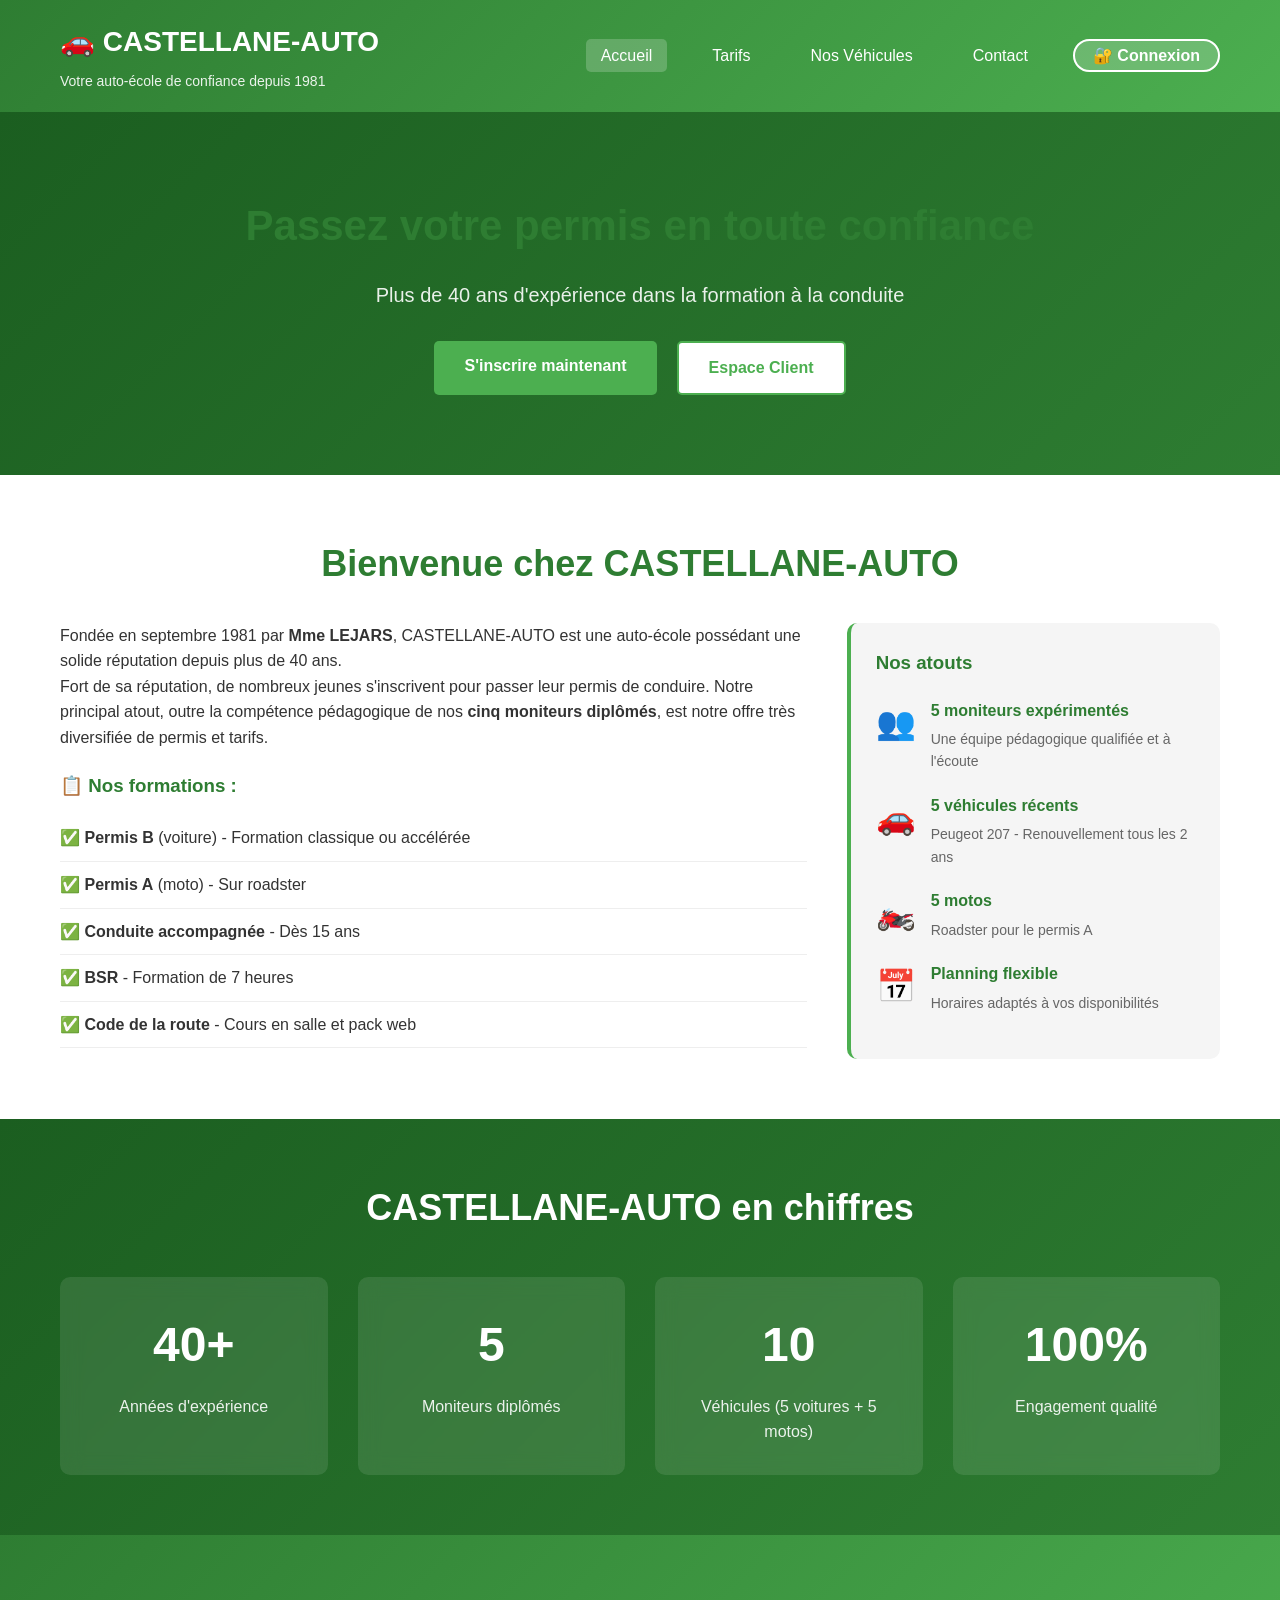
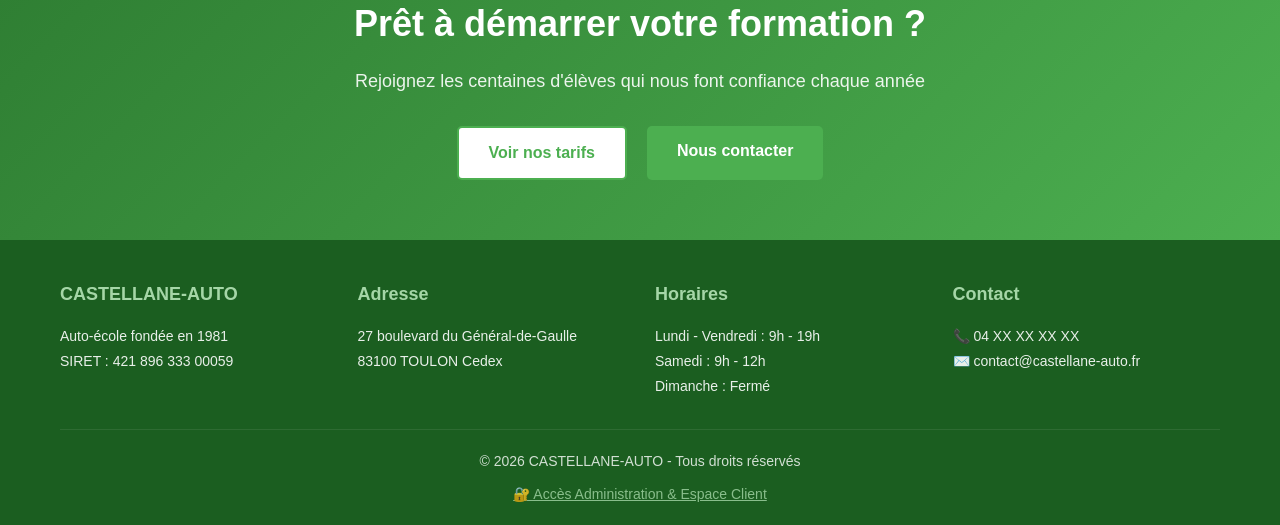
<file: index.html>
<!DOCTYPE html>
<html lang="fr">
<head>
    <meta charset="UTF-8">
    <meta name="viewport" content="width=device-width, initial-scale=1.0">
    <title>CASTELLANE-AUTO - Auto-école à Toulon</title>
    <link rel="stylesheet" href="css/style.css">
</head>
<body>
    <header>
        <div class="container">
            <div class="logo">
                <h1>🚗 CASTELLANE-AUTO</h1>
                <p class="slogan">Votre auto-école de confiance depuis 1981</p>
            </div>
            <nav>
                <ul>
                    <li><a href="index.html" class="active">Accueil</a></li>
                    <li><a href="tarifs.html">Tarifs</a></li>
                    <li><a href="photos.html">Nos Véhicules</a></li>
                    <li><a href="contact.html">Contact</a></li>
                    <li><a href="login.php" class="btn-login-nav">🔐 Connexion</a></li>
                </ul>
            </nav>
        </div>
    </header>

    <section class="hero">
        <div class="container">
            <h2>Passez votre permis en toute confiance</h2>
            <p>Plus de 40 ans d'expérience dans la formation à la conduite</p>
            <div class="hero-buttons">
                <a href="contact.html" class="btn-primary">S'inscrire maintenant</a>
                <a href="login.php" class="btn-secondary">Espace Client</a>
            </div>
        </div>
    </section>

    <section class="presentation">
        <div class="container">
            <h2>Bienvenue chez CASTELLANE-AUTO</h2>
            <div class="content-grid">
                <div class="text-content">
                    <p>Fondée en septembre 1981 par <strong>Mme LEJARS</strong>, CASTELLANE-AUTO est une auto-école possédant une solide réputation depuis plus de 40 ans.</p>
                    
                    <p>Fort de sa réputation, de nombreux jeunes s'inscrivent pour passer leur permis de conduire. Notre principal atout, outre la compétence pédagogique de nos <strong>cinq moniteurs diplômés</strong>, est notre offre très diversifiée de permis et tarifs.</p>

                    <h3>📋 Nos formations :</h3>
                    <ul class="formations-list">
                        <li>✅ <strong>Permis B</strong> (voiture) - Formation classique ou accélérée</li>
                        <li>✅ <strong>Permis A</strong> (moto) - Sur roadster</li>
                        <li>✅ <strong>Conduite accompagnée</strong> - Dès 15 ans</li>
                        <li>✅ <strong>BSR</strong> - Formation de 7 heures</li>
                        <li>✅ <strong>Code de la route</strong> - Cours en salle et pack web</li>
                    </ul>
                </div>
                <div class="info-box">
                    <h3>Nos atouts</h3>
                    <div class="atout-item">
                        <span class="icon">👥</span>
                        <div>
                            <strong>5 moniteurs expérimentés</strong>
                            <p>Une équipe pédagogique qualifiée et à l'écoute</p>
                        </div>
                    </div>
                    <div class="atout-item">
                        <span class="icon">🚗</span>
                        <div>
                            <strong>5 véhicules récents</strong>
                            <p>Peugeot 207 - Renouvellement tous les 2 ans</p>
                        </div>
                    </div>
                    <div class="atout-item">
                        <span class="icon">🏍️</span>
                        <div>
                            <strong>5 motos</strong>
                            <p>Roadster pour le permis A</p>
                        </div>
                    </div>
                    <div class="atout-item">
                        <span class="icon">📅</span>
                        <div>
                            <strong>Planning flexible</strong>
                            <p>Horaires adaptés à vos disponibilités</p>
                        </div>
                    </div>
                </div>
            </div>
        </div>
    </section>

    <section class="stats">
        <div class="container">
            <h2>CASTELLANE-AUTO en chiffres</h2>
            <div class="stats-grid">
                <div class="stat-card">
                    <div class="stat-number">40+</div>
                    <div class="stat-label">Années d'expérience</div>
                </div>
                <div class="stat-card">
                    <div class="stat-number">5</div>
                    <div class="stat-label">Moniteurs diplômés</div>
                </div>
                <div class="stat-card">
                    <div class="stat-number">10</div>
                    <div class="stat-label">Véhicules (5 voitures + 5 motos)</div>
                </div>
                <div class="stat-card">
                    <div class="stat-number">100%</div>
                    <div class="stat-label">Engagement qualité</div>
                </div>
            </div>
        </div>
    </section>

    <section class="cta">
        <div class="container">
            <h2>Prêt à démarrer votre formation ?</h2>
            <p>Rejoignez les centaines d'élèves qui nous font confiance chaque année</p>
            <div class="cta-buttons">
                <a href="tarifs.html" class="btn-secondary">Voir nos tarifs</a>
                <a href="contact.html" class="btn-primary">Nous contacter</a>
            </div>
        </div>
    </section>

    <footer>
        <div class="container">
            <div class="footer-grid">
                <div class="footer-col">
                    <h3>CASTELLANE-AUTO</h3>
                    <p>Auto-école fondée en 1981</p>
                    <p>SIRET : 421 896 333 00059</p>
                </div>
                <div class="footer-col">
                    <h3>Adresse</h3>
                    <p>27 boulevard du Général-de-Gaulle</p>
                    <p>83100 TOULON Cedex</p>
                </div>
                <div class="footer-col">
                    <h3>Horaires</h3>
                    <p>Lundi - Vendredi : 9h - 19h</p>
                    <p>Samedi : 9h - 12h</p>
                    <p>Dimanche : Fermé</p>
                </div>
                <div class="footer-col">
                    <h3>Contact</h3>
                    <p>📞 04 XX XX XX XX</p>
                    <p>✉️ contact@castellane-auto.fr</p>
                </div>
            </div>
            <div class="footer-bottom">
                <p>&copy; 2026 CASTELLANE-AUTO - Tous droits réservés</p>
                <p style="margin-top: 10px;"><a href="login.php" style="color: #a5d6a7;">🔐 Accès Administration & Espace Client</a></p>
            </div>
        </div>
    </footer>
</body>
</html>
</file>
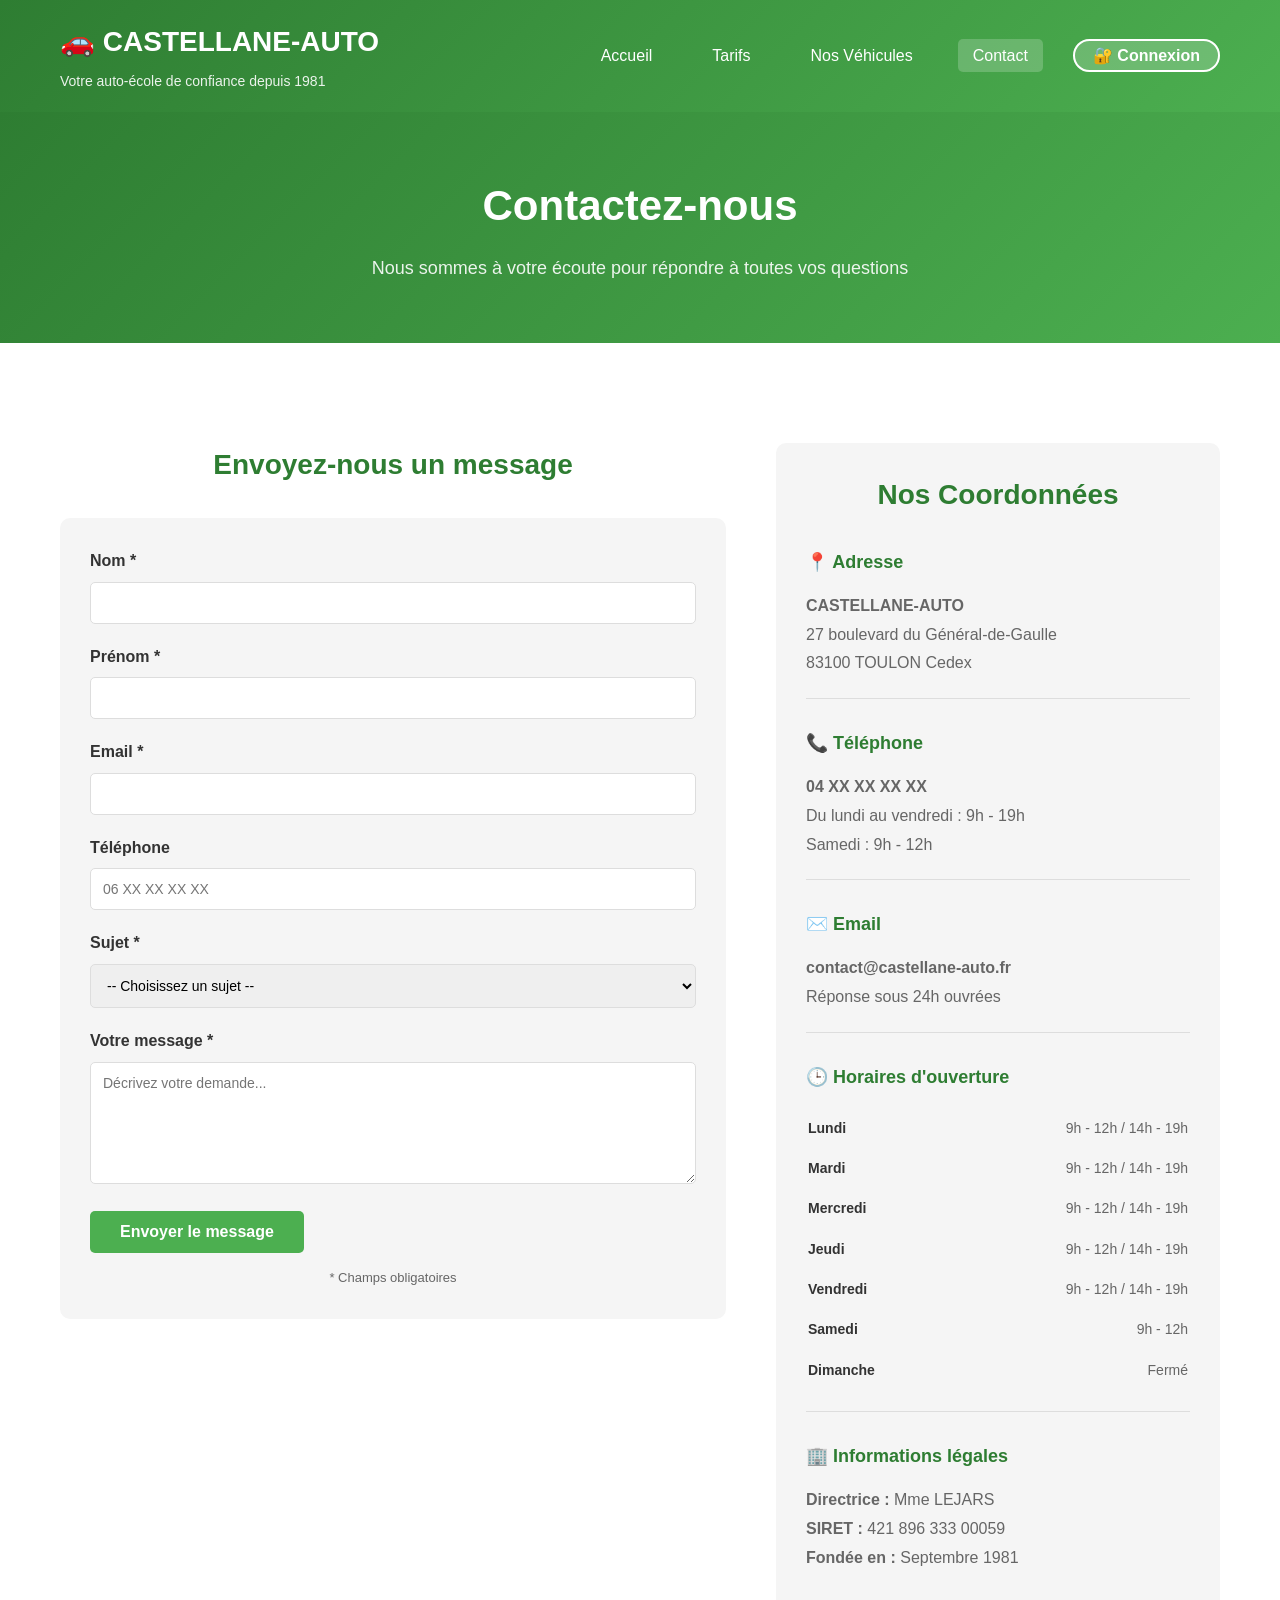
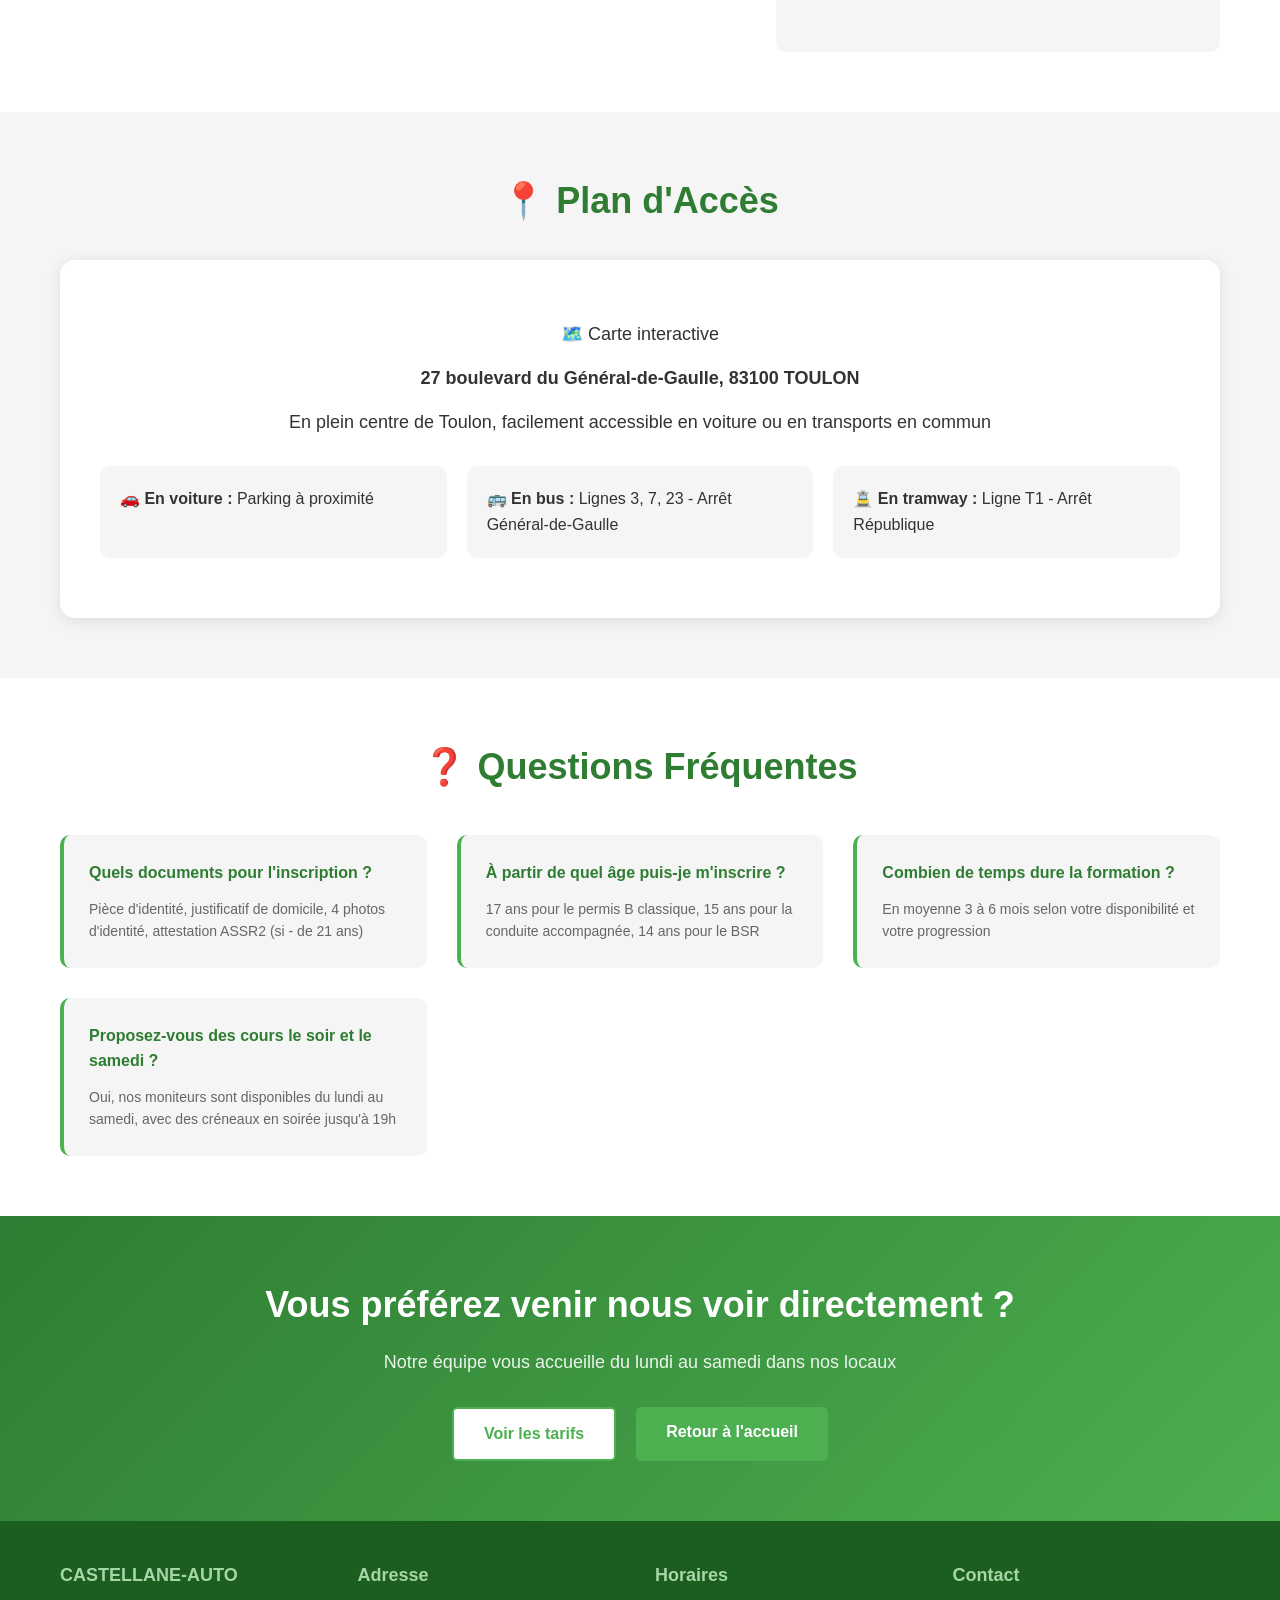
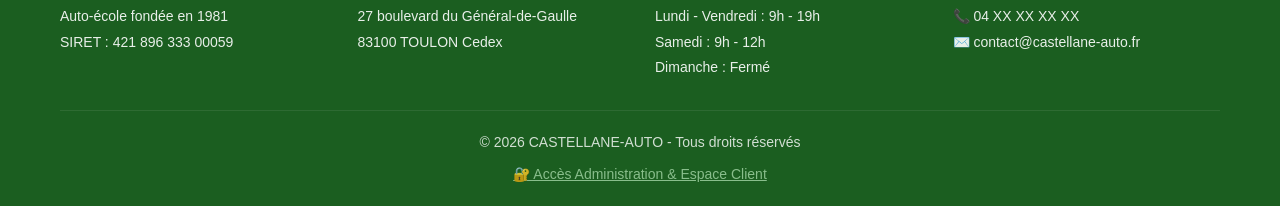
<file: contact.html>
<!DOCTYPE html>
<html lang="fr">
<head>
    <meta charset="UTF-8">
    <meta name="viewport" content="width=device-width, initial-scale=1.0">
    <title>Contact - CASTELLANE-AUTO</title>
    <link rel="stylesheet" href="css/style.css">
</head>
<body>
    <header>
        <div class="container">
            <div class="logo">
                <h1>🚗 CASTELLANE-AUTO</h1>
                <p class="slogan">Votre auto-école de confiance depuis 1981</p>
            </div>
            <nav>
                <ul>
                    <li><a href="index.html">Accueil</a></li>
                    <li><a href="tarifs.html">Tarifs</a></li>
                    <li><a href="photos.html">Nos Véhicules</a></li>
                    <li><a href="contact.html" class="active">Contact</a></li>
                    <li><a href="login.php" class="btn-login-nav">🔐 Connexion</a></li>
                </ul>
            </nav>
        </div>
    </header>

    <section class="page-header">
        <div class="container">
            <h1>Contactez-nous</h1>
            <p>Nous sommes à votre écoute pour répondre à toutes vos questions</p>
        </div>
    </section>

    <section class="contact-section">
        <div class="container">
            <div class="contact-grid">
                <div class="contact-form-container">
                    <h2>Envoyez-nous un message</h2>
                    <form class="contact-form" action="#" method="post">
                        <div class="form-group">
                            <label for="nom">Nom *</label>
                            <input type="text" id="nom" name="nom" required>
                        </div>

                        <div class="form-group">
                            <label for="prenom">Prénom *</label>
                            <input type="text" id="prenom" name="prenom" required>
                        </div>

                        <div class="form-group">
                            <label for="email">Email *</label>
                            <input type="email" id="email" name="email" required>
                        </div>

                        <div class="form-group">
                            <label for="telephone">Téléphone</label>
                            <input type="tel" id="telephone" name="telephone" placeholder="06 XX XX XX XX">
                        </div>

                        <div class="form-group">
                            <label for="sujet">Sujet *</label>
                            <select id="sujet" name="sujet" required>
                                <option value="">-- Choisissez un sujet --</option>
                                <option value="inscription">Demande d'inscription</option>
                                <option value="renseignement">Demande de renseignement</option>
                                <option value="tarif">Question sur les tarifs</option>
                                <option value="planning">Disponibilité / Planning</option>
                                <option value="autre">Autre</option>
                            </select>
                        </div>

                        <div class="form-group">
                            <label for="message">Votre message *</label>
                            <textarea id="message" name="message" rows="6" required placeholder="Décrivez votre demande..."></textarea>
                        </div>

                        <button type="submit" class="btn-primary">Envoyer le message</button>
                        <p class="form-note">* Champs obligatoires</p>
                    </form>
                </div>

                <div class="contact-info">
                    <h2>Nos Coordonnées</h2>
                    
                    <div class="info-block">
                        <h3>📍 Adresse</h3>
                        <p>
                            <strong>CASTELLANE-AUTO</strong><br>
                            27 boulevard du Général-de-Gaulle<br>
                            83100 TOULON Cedex
                        </p>
                    </div>

                    <div class="info-block">
                        <h3>📞 Téléphone</h3>
                        <p>
                            <strong>04 XX XX XX XX</strong><br>
                            Du lundi au vendredi : 9h - 19h<br>
                            Samedi : 9h - 12h
                        </p>
                    </div>

                    <div class="info-block">
                        <h3>✉️ Email</h3>
                        <p>
                            <strong>contact@castellane-auto.fr</strong><br>
                            Réponse sous 24h ouvrées
                        </p>
                    </div>

                    <div class="info-block">
                        <h3>🕒 Horaires d'ouverture</h3>
                        <table class="horaires-table">
                            <tr>
                                <td>Lundi</td>
                                <td>9h - 12h / 14h - 19h</td>
                            </tr>
                            <tr>
                                <td>Mardi</td>
                                <td>9h - 12h / 14h - 19h</td>
                            </tr>
                            <tr>
                                <td>Mercredi</td>
                                <td>9h - 12h / 14h - 19h</td>
                            </tr>
                            <tr>
                                <td>Jeudi</td>
                                <td>9h - 12h / 14h - 19h</td>
                            </tr>
                            <tr>
                                <td>Vendredi</td>
                                <td>9h - 12h / 14h - 19h</td>
                            </tr>
                            <tr>
                                <td>Samedi</td>
                                <td>9h - 12h</td>
                            </tr>
                            <tr>
                                <td>Dimanche</td>
                                <td>Fermé</td>
                            </tr>
                        </table>
                    </div>

                    <div class="info-block">
                        <h3>🏢 Informations légales</h3>
                        <p>
                            <strong>Directrice :</strong> Mme LEJARS<br>
                            <strong>SIRET :</strong> 421 896 333 00059<br>
                            <strong>Fondée en :</strong> Septembre 1981
                        </p>
                    </div>
                </div>
            </div>
        </div>
    </section>

    <section class="map-section">
        <div class="container">
            <h2>📍 Plan d'Accès</h2>
            <div class="map-placeholder">
                <p>🗺️ Carte interactive</p>
                <p><strong>27 boulevard du Général-de-Gaulle, 83100 TOULON</strong></p>
                <p>En plein centre de Toulon, facilement accessible en voiture ou en transports en commun</p>
                <div class="map-info">
                    <div class="map-item">
                        <strong>🚗 En voiture :</strong> Parking à proximité
                    </div>
                    <div class="map-item">
                        <strong>🚌 En bus :</strong> Lignes 3, 7, 23 - Arrêt Général-de-Gaulle
                    </div>
                    <div class="map-item">
                        <strong>🚊 En tramway :</strong> Ligne T1 - Arrêt République
                    </div>
                </div>
            </div>
        </div>
    </section>

    <section class="faq-section">
        <div class="container">
            <h2>❓ Questions Fréquentes</h2>
            <div class="faq-grid">
                <div class="faq-item">
                    <h3>Quels documents pour l'inscription ?</h3>
                    <p>Pièce d'identité, justificatif de domicile, 4 photos d'identité, attestation ASSR2 (si - de 21 ans)</p>
                </div>
                <div class="faq-item">
                    <h3>À partir de quel âge puis-je m'inscrire ?</h3>
                    <p>17 ans pour le permis B classique, 15 ans pour la conduite accompagnée, 14 ans pour le BSR</p>
                </div>
                <div class="faq-item">
                    <h3>Combien de temps dure la formation ?</h3>
                    <p>En moyenne 3 à 6 mois selon votre disponibilité et votre progression</p>
                </div>
                <div class="faq-item">
                    <h3>Proposez-vous des cours le soir et le samedi ?</h3>
                    <p>Oui, nos moniteurs sont disponibles du lundi au samedi, avec des créneaux en soirée jusqu'à 19h</p>
                </div>
            </div>
        </div>
    </section>

    <section class="cta">
        <div class="container">
            <h2>Vous préférez venir nous voir directement ?</h2>
            <p>Notre équipe vous accueille du lundi au samedi dans nos locaux</p>
            <div class="cta-buttons">
                <a href="tarifs.html" class="btn-secondary">Voir les tarifs</a>
                <a href="index.html" class="btn-primary">Retour à l'accueil</a>
            </div>
        </div>
    </section>

    <footer>
        <div class="container">
            <div class="footer-grid">
                <div class="footer-col">
                    <h3>CASTELLANE-AUTO</h3>
                    <p>Auto-école fondée en 1981</p>
                    <p>SIRET : 421 896 333 00059</p>
                </div>
                <div class="footer-col">
                    <h3>Adresse</h3>
                    <p>27 boulevard du Général-de-Gaulle</p>
                    <p>83100 TOULON Cedex</p>
                </div>
                <div class="footer-col">
                    <h3>Horaires</h3>
                    <p>Lundi - Vendredi : 9h - 19h</p>
                    <p>Samedi : 9h - 12h</p>
                    <p>Dimanche : Fermé</p>
                </div>
                <div class="footer-col">
                    <h3>Contact</h3>
                    <p>📞 04 XX XX XX XX</p>
                    <p>✉️ contact@castellane-auto.fr</p>
                </div>
            </div>
            <div class="footer-bottom">
                <p>&copy; 2026 CASTELLANE-AUTO - Tous droits réservés</p>
                <p style="margin-top: 10px;"><a href="login.php" style="color: #a5d6a7;">🔐 Accès Administration & Espace Client</a></p>
            </div>
        </div>
    </footer>
</body>
</html>
</file>
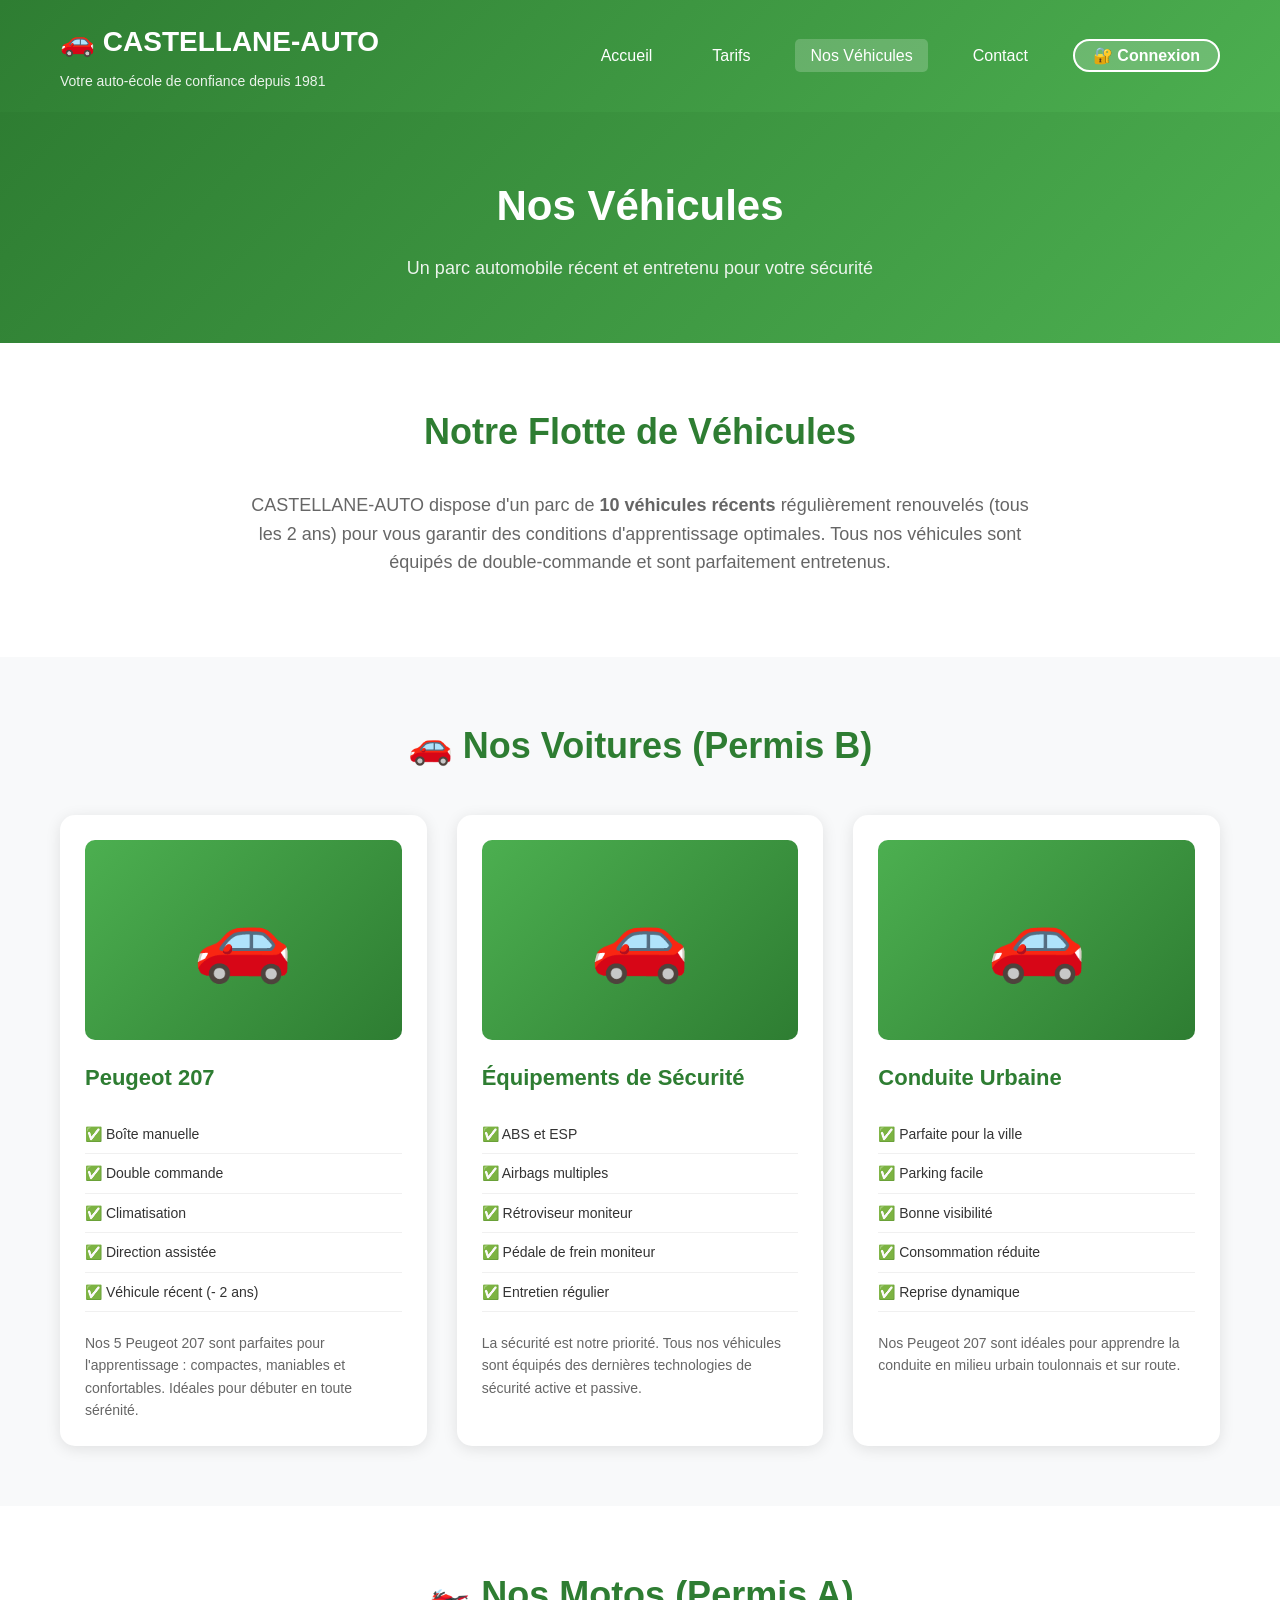
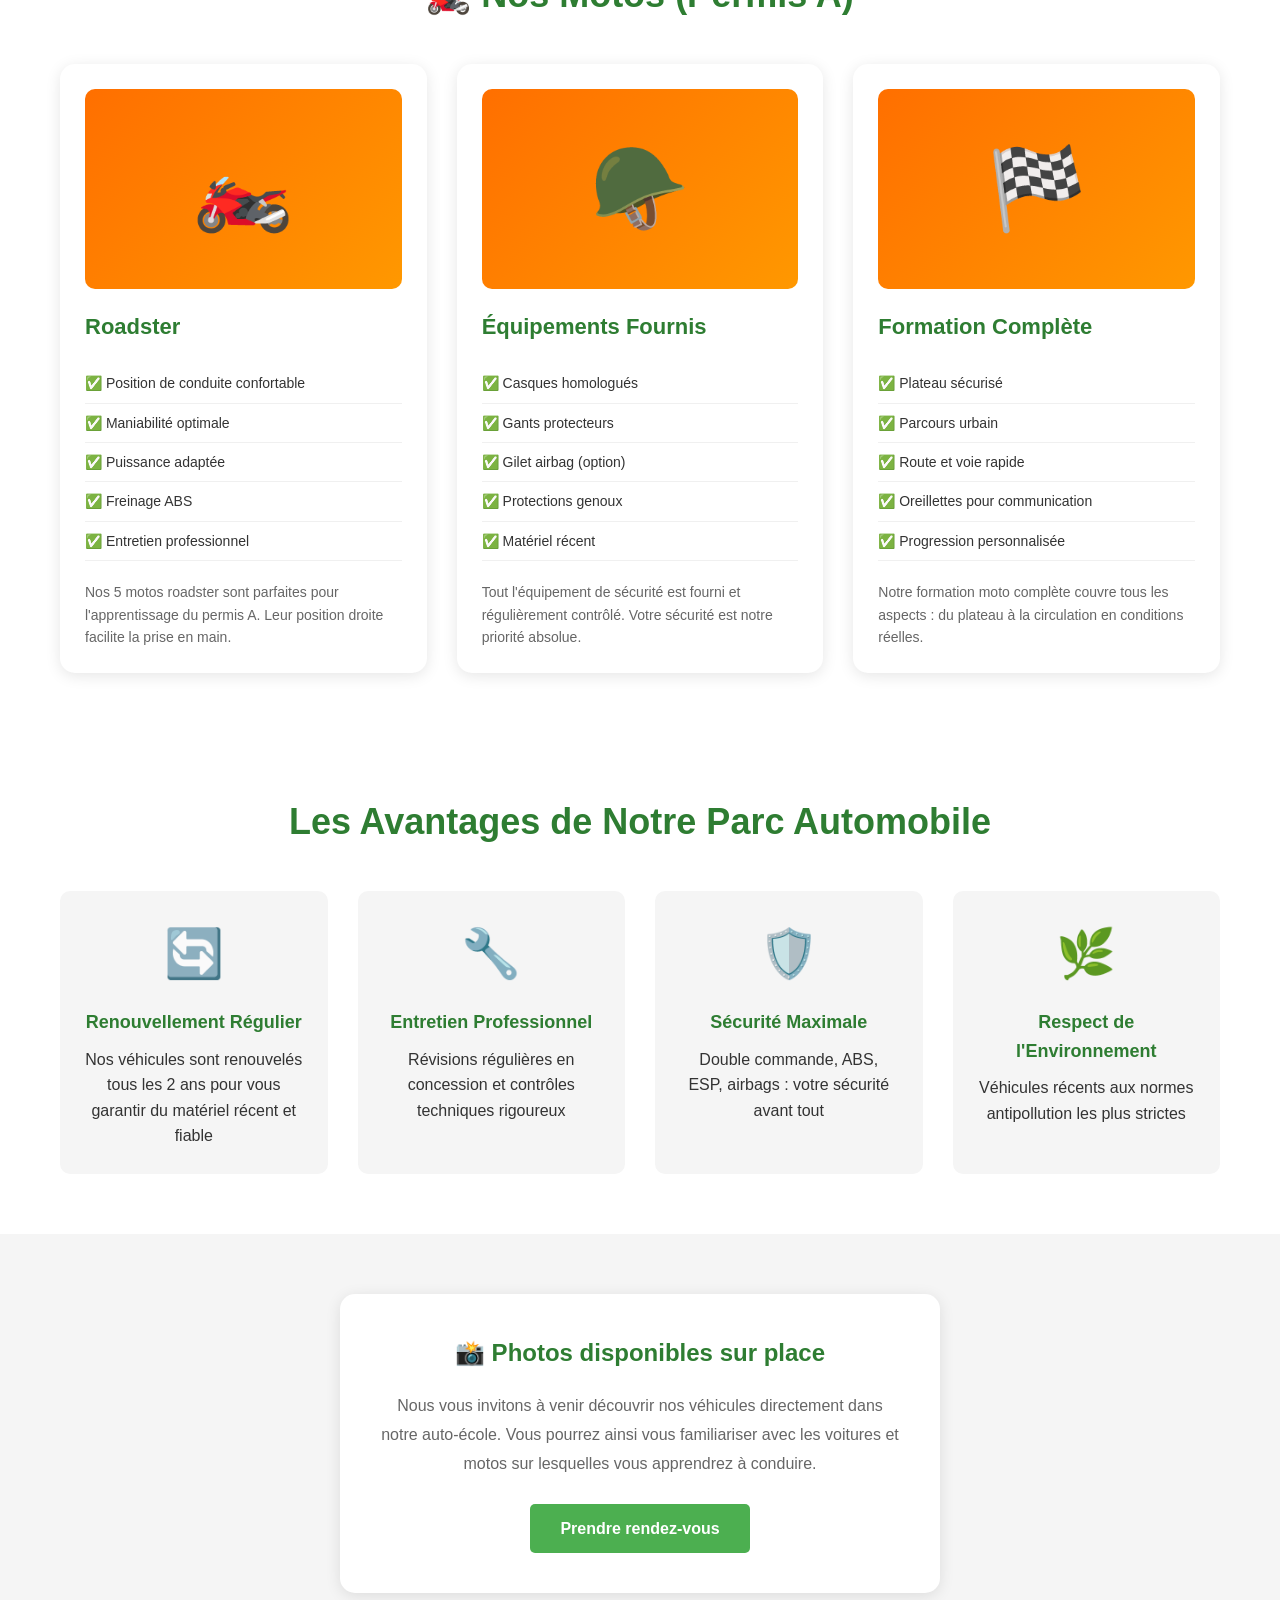
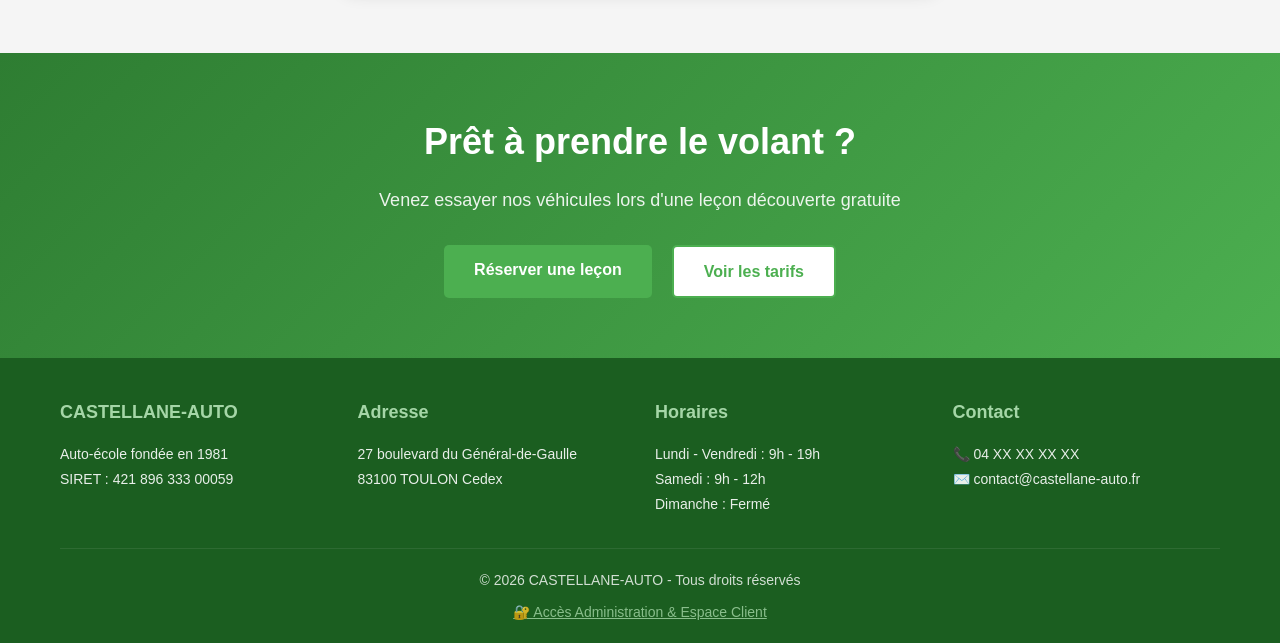
<file: photos.html>
<!DOCTYPE html>
<html lang="fr">
<head>
    <meta charset="UTF-8">
    <meta name="viewport" content="width=device-width, initial-scale=1.0">
    <title>Nos Véhicules - CASTELLANE-AUTO</title>
    <link rel="stylesheet" href="css/style.css">
</head>
<body>
    <header>
        <div class="container">
            <div class="logo">
                <h1>🚗 CASTELLANE-AUTO</h1>
                <p class="slogan">Votre auto-école de confiance depuis 1981</p>
            </div>
            <nav>
                <ul>
                    <li><a href="index.html">Accueil</a></li>
                    <li><a href="tarifs.html">Tarifs</a></li>
                    <li><a href="photos.html" class="active">Nos Véhicules</a></li>
                    <li><a href="contact.html">Contact</a></li>
                    <li><a href="login.php" class="btn-login-nav">🔐 Connexion</a></li>
                </ul>
            </nav>
        </div>
    </header>

    <section class="page-header">
        <div class="container">
            <h1>Nos Véhicules</h1>
            <p>Un parc automobile récent et entretenu pour votre sécurité</p>
        </div>
    </section>

    <section class="parc-presentation">
        <div class="container">
            <h2>Notre Flotte de Véhicules</h2>
            <p class="intro-text">
                CASTELLANE-AUTO dispose d'un parc de <strong>10 véhicules récents</strong> régulièrement renouvelés 
                (tous les 2 ans) pour vous garantir des conditions d'apprentissage optimales. Tous nos véhicules 
                sont équipés de double-commande et sont parfaitement entretenus.
            </p>
        </div>
    </section>

    <section class="vehicules">
        <div class="container">
            <h2>🚗 Nos Voitures (Permis B)</h2>
            <div class="vehicule-grid">
                <div class="vehicule-card">
                    <div class="vehicule-placeholder">
                        <span class="vehicule-icon">🚗</span>
                    </div>
                    <h3>Peugeot 207</h3>
                    <ul class="vehicule-specs">
                        <li>✅ Boîte manuelle</li>
                        <li>✅ Double commande</li>
                        <li>✅ Climatisation</li>
                        <li>✅ Direction assistée</li>
                        <li>✅ Véhicule récent (- 2 ans)</li>
                    </ul>
                    <p class="vehicule-desc">
                        Nos 5 Peugeot 207 sont parfaites pour l'apprentissage : compactes, maniables 
                        et confortables. Idéales pour débuter en toute sérénité.
                    </p>
                </div>

                <div class="vehicule-card">
                    <div class="vehicule-placeholder">
                        <span class="vehicule-icon">🚗</span>
                    </div>
                    <h3>Équipements de Sécurité</h3>
                    <ul class="vehicule-specs">
                        <li>✅ ABS et ESP</li>
                        <li>✅ Airbags multiples</li>
                        <li>✅ Rétroviseur moniteur</li>
                        <li>✅ Pédale de frein moniteur</li>
                        <li>✅ Entretien régulier</li>
                    </ul>
                    <p class="vehicule-desc">
                        La sécurité est notre priorité. Tous nos véhicules sont équipés des dernières 
                        technologies de sécurité active et passive.
                    </p>
                </div>

                <div class="vehicule-card">
                    <div class="vehicule-placeholder">
                        <span class="vehicule-icon">🚗</span>
                    </div>
                    <h3>Conduite Urbaine</h3>
                    <ul class="vehicule-specs">
                        <li>✅ Parfaite pour la ville</li>
                        <li>✅ Parking facile</li>
                        <li>✅ Bonne visibilité</li>
                        <li>✅ Consommation réduite</li>
                        <li>✅ Reprise dynamique</li>
                    </ul>
                    <p class="vehicule-desc">
                        Nos Peugeot 207 sont idéales pour apprendre la conduite en milieu urbain toulonnais 
                        et sur route.
                    </p>
                </div>
            </div>
        </div>
    </section>

    <section class="vehicules motos">
        <div class="container">
            <h2>🏍️ Nos Motos (Permis A)</h2>
            <div class="vehicule-grid">
                <div class="vehicule-card">
                    <div class="vehicule-placeholder moto">
                        <span class="vehicule-icon">🏍️</span>
                    </div>
                    <h3>Roadster</h3>
                    <ul class="vehicule-specs">
                        <li>✅ Position de conduite confortable</li>
                        <li>✅ Maniabilité optimale</li>
                        <li>✅ Puissance adaptée</li>
                        <li>✅ Freinage ABS</li>
                        <li>✅ Entretien professionnel</li>
                    </ul>
                    <p class="vehicule-desc">
                        Nos 5 motos roadster sont parfaites pour l'apprentissage du permis A. 
                        Leur position droite facilite la prise en main.
                    </p>
                </div>

                <div class="vehicule-card">
                    <div class="vehicule-placeholder moto">
                        <span class="vehicule-icon">🪖</span>
                    </div>
                    <h3>Équipements Fournis</h3>
                    <ul class="vehicule-specs">
                        <li>✅ Casques homologués</li>
                        <li>✅ Gants protecteurs</li>
                        <li>✅ Gilet airbag (option)</li>
                        <li>✅ Protections genoux</li>
                        <li>✅ Matériel récent</li>
                    </ul>
                    <p class="vehicule-desc">
                        Tout l'équipement de sécurité est fourni et régulièrement contrôlé. 
                        Votre sécurité est notre priorité absolue.
                    </p>
                </div>

                <div class="vehicule-card">
                    <div class="vehicule-placeholder moto">
                        <span class="vehicule-icon">🏁</span>
                    </div>
                    <h3>Formation Complète</h3>
                    <ul class="vehicule-specs">
                        <li>✅ Plateau sécurisé</li>
                        <li>✅ Parcours urbain</li>
                        <li>✅ Route et voie rapide</li>
                        <li>✅ Oreillettes pour communication</li>
                        <li>✅ Progression personnalisée</li>
                    </ul>
                    <p class="vehicule-desc">
                        Notre formation moto complète couvre tous les aspects : du plateau 
                        à la circulation en conditions réelles.
                    </p>
                </div>
            </div>
        </div>
    </section>

    <section class="avantages-parc">
        <div class="container">
            <h2>Les Avantages de Notre Parc Automobile</h2>
            <div class="avantages-grid">
                <div class="avantage-item">
                    <span class="avantage-icon">🔄</span>
                    <h3>Renouvellement Régulier</h3>
                    <p>Nos véhicules sont renouvelés tous les 2 ans pour vous garantir du matériel récent et fiable</p>
                </div>
                <div class="avantage-item">
                    <span class="avantage-icon">🔧</span>
                    <h3>Entretien Professionnel</h3>
                    <p>Révisions régulières en concession et contrôles techniques rigoureux</p>
                </div>
                <div class="avantage-item">
                    <span class="avantage-icon">🛡️</span>
                    <h3>Sécurité Maximale</h3>
                    <p>Double commande, ABS, ESP, airbags : votre sécurité avant tout</p>
                </div>
                <div class="avantage-item">
                    <span class="avantage-icon">🌿</span>
                    <h3>Respect de l'Environnement</h3>
                    <p>Véhicules récents aux normes antipollution les plus strictes</p>
                </div>
            </div>
        </div>
    </section>

    <section class="note-photos">
        <div class="container">
            <div class="info-box-center">
                <h3>📸 Photos disponibles sur place</h3>
                <p>
                    Nous vous invitons à venir découvrir nos véhicules directement dans notre auto-école. 
                    Vous pourrez ainsi vous familiariser avec les voitures et motos sur lesquelles vous 
                    apprendrez à conduire.
                </p>
                <a href="contact.html" class="btn-primary">Prendre rendez-vous</a>
            </div>
        </div>
    </section>

    <section class="cta">
        <div class="container">
            <h2>Prêt à prendre le volant ?</h2>
            <p>Venez essayer nos véhicules lors d'une leçon découverte gratuite</p>
            <div class="cta-buttons">
                <a href="contact.html" class="btn-primary">Réserver une leçon</a>
                <a href="tarifs.html" class="btn-secondary">Voir les tarifs</a>
            </div>
        </div>
    </section>

    <footer>
        <div class="container">
            <div class="footer-grid">
                <div class="footer-col">
                    <h3>CASTELLANE-AUTO</h3>
                    <p>Auto-école fondée en 1981</p>
                    <p>SIRET : 421 896 333 00059</p>
                </div>
                <div class="footer-col">
                    <h3>Adresse</h3>
                    <p>27 boulevard du Général-de-Gaulle</p>
                    <p>83100 TOULON Cedex</p>
                </div>
                <div class="footer-col">
                    <h3>Horaires</h3>
                    <p>Lundi - Vendredi : 9h - 19h</p>
                    <p>Samedi : 9h - 12h</p>
                    <p>Dimanche : Fermé</p>
                </div>
                <div class="footer-col">
                    <h3>Contact</h3>
                    <p>📞 04 XX XX XX XX</p>
                    <p>✉️ contact@castellane-auto.fr</p>
                </div>
            </div>
            <div class="footer-bottom">
                <p>&copy; 2026 CASTELLANE-AUTO - Tous droits réservés</p>
                <p style="margin-top: 10px;"><a href="login.php" style="color: #a5d6a7;">🔐 Accès Administration & Espace Client</a></p>
            </div>
        </div>
    </footer>
</body>
</html>
</file>
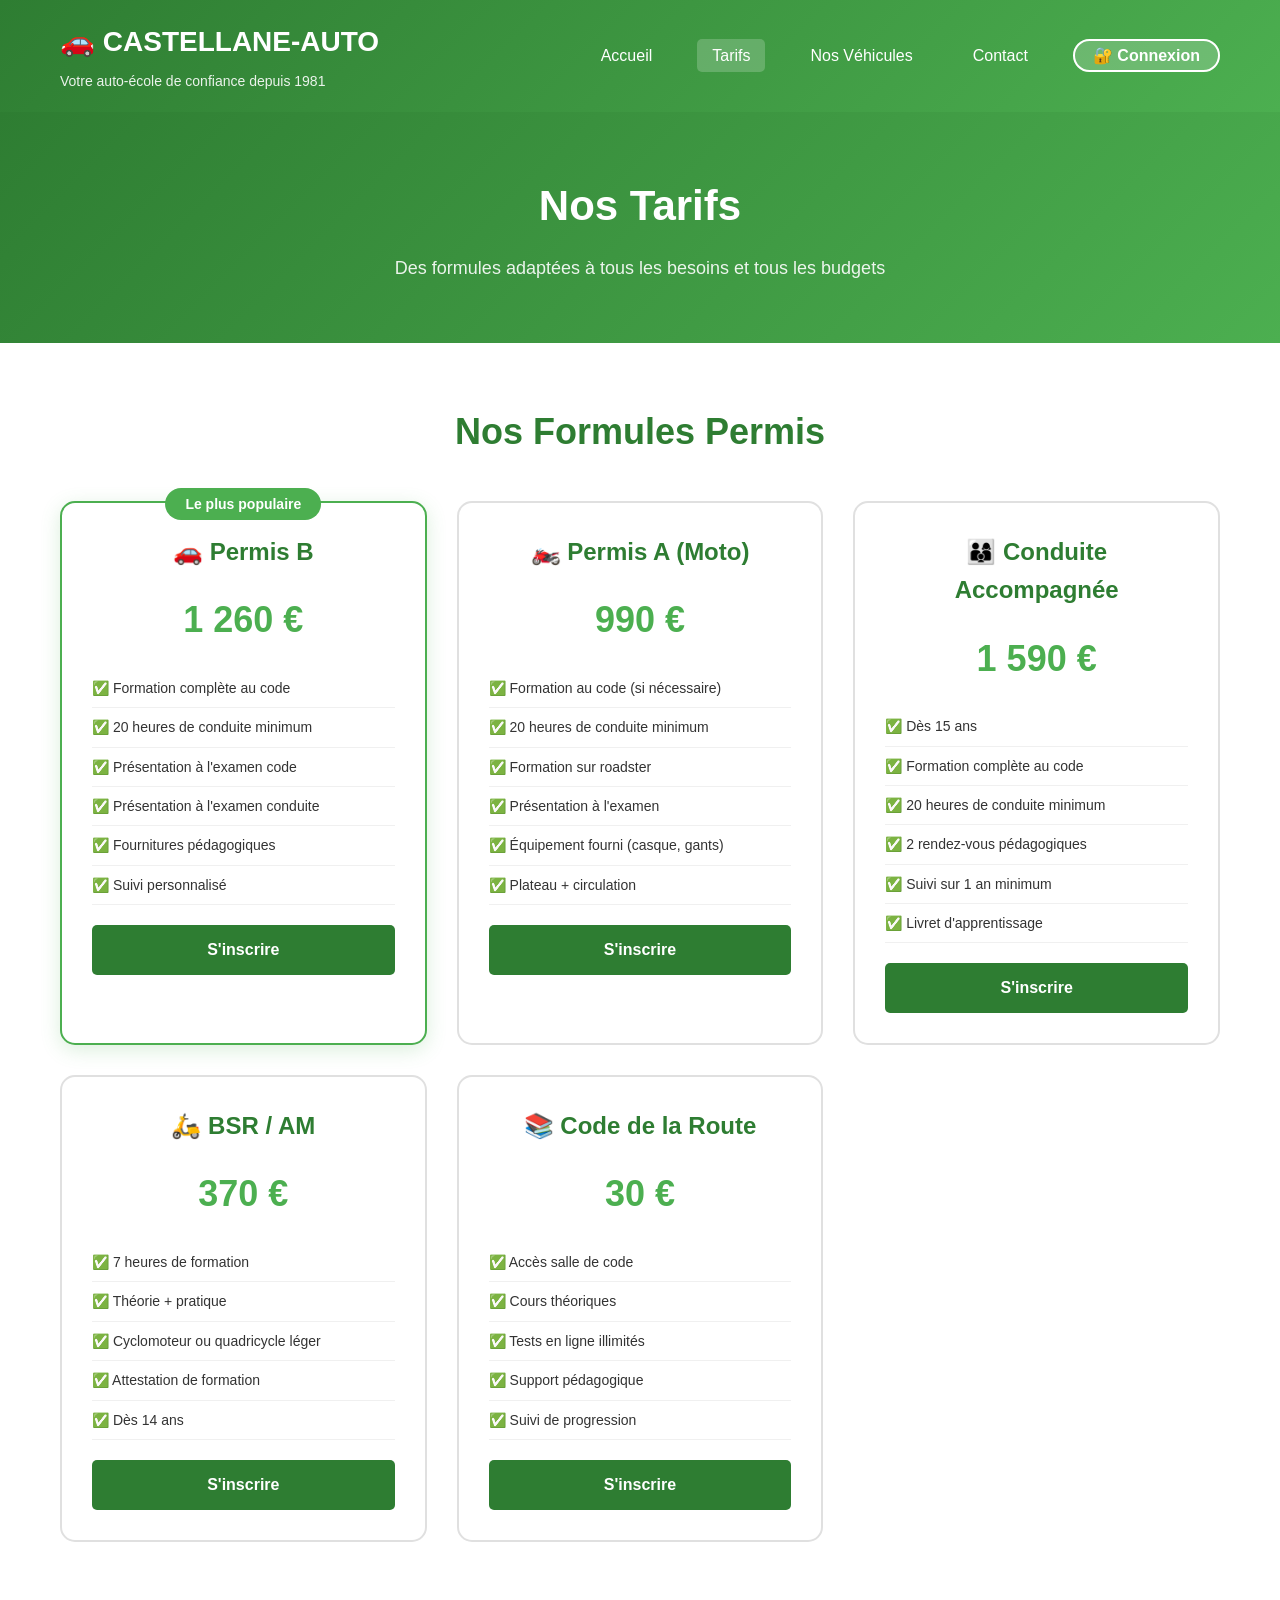
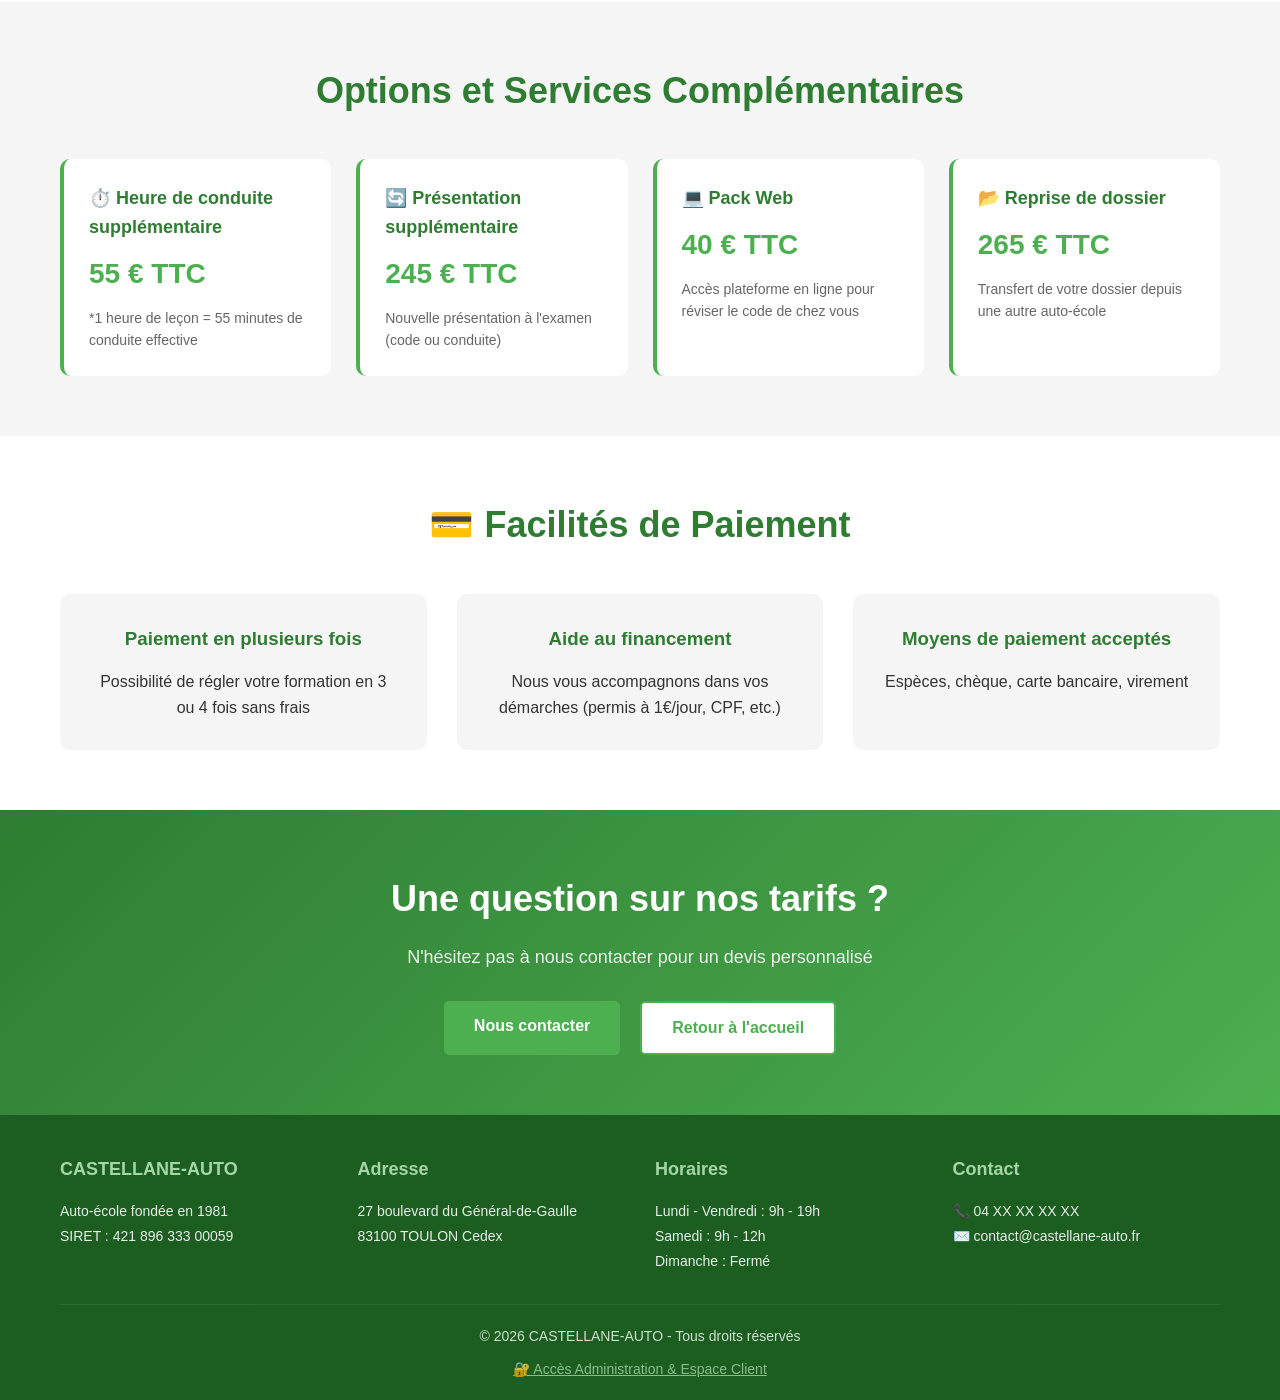
<file: tarifs.html>
<!DOCTYPE html>
<html lang="fr">
<head>
    <meta charset="UTF-8">
    <meta name="viewport" content="width=device-width, initial-scale=1.0">
    <title>Tarifs - CASTELLANE-AUTO</title>
    <link rel="stylesheet" href="css/style.css">
</head>
<body>
    <header>
        <div class="container">
            <div class="logo">
                <h1>🚗 CASTELLANE-AUTO</h1>
                <p class="slogan">Votre auto-école de confiance depuis 1981</p>
            </div>
            <nav>
                <ul>
                    <li><a href="index.html">Accueil</a></li>
                    <li><a href="tarifs.html" class="active">Tarifs</a></li>
                    <li><a href="photos.html">Nos Véhicules</a></li>
                    <li><a href="contact.html">Contact</a></li>
                    <li><a href="login.php" class="btn-login-nav">🔐 Connexion</a></li>
                </ul>
            </nav>
        </div>
    </header>

    <section class="page-header">
        <div class="container">
            <h1>Nos Tarifs</h1>
            <p>Des formules adaptées à tous les besoins et tous les budgets</p>
        </div>
    </section>

    <section class="tarifs">
        <div class="container">
            <h2>Nos Formules Permis</h2>
            
            <div class="tarifs-grid">
                <div class="tarif-card featured">
                    <div class="tarif-badge">Le plus populaire</div>
                    <h3>🚗 Permis B</h3>
                    <div class="tarif-price">1 260 €</div>
                    <ul class="tarif-includes">
                        <li>✅ Formation complète au code</li>
                        <li>✅ 20 heures de conduite minimum</li>
                        <li>✅ Présentation à l'examen code</li>
                        <li>✅ Présentation à l'examen conduite</li>
                        <li>✅ Fournitures pédagogiques</li>
                        <li>✅ Suivi personnalisé</li>
                    </ul>
                    <a href="contact.html" class="btn-card">S'inscrire</a>
                </div>

                <div class="tarif-card">
                    <h3>🏍️ Permis A (Moto)</h3>
                    <div class="tarif-price">990 €</div>
                    <ul class="tarif-includes">
                        <li>✅ Formation au code (si nécessaire)</li>
                        <li>✅ 20 heures de conduite minimum</li>
                        <li>✅ Formation sur roadster</li>
                        <li>✅ Présentation à l'examen</li>
                        <li>✅ Équipement fourni (casque, gants)</li>
                        <li>✅ Plateau + circulation</li>
                    </ul>
                    <a href="contact.html" class="btn-card">S'inscrire</a>
                </div>

                <div class="tarif-card">
                    <h3>👨‍👩‍👦 Conduite Accompagnée</h3>
                    <div class="tarif-price">1 590 €</div>
                    <ul class="tarif-includes">
                        <li>✅ Dès 15 ans</li>
                        <li>✅ Formation complète au code</li>
                        <li>✅ 20 heures de conduite minimum</li>
                        <li>✅ 2 rendez-vous pédagogiques</li>
                        <li>✅ Suivi sur 1 an minimum</li>
                        <li>✅ Livret d'apprentissage</li>
                    </ul>
                    <a href="contact.html" class="btn-card">S'inscrire</a>
                </div>

                <div class="tarif-card">
                    <h3>🛵 BSR / AM</h3>
                    <div class="tarif-price">370 €</div>
                    <ul class="tarif-includes">
                        <li>✅ 7 heures de formation</li>
                        <li>✅ Théorie + pratique</li>
                        <li>✅ Cyclomoteur ou quadricycle léger</li>
                        <li>✅ Attestation de formation</li>
                        <li>✅ Dès 14 ans</li>
                    </ul>
                    <a href="contact.html" class="btn-card">S'inscrire</a>
                </div>

                <div class="tarif-card">
                    <h3>📚 Code de la Route</h3>
                    <div class="tarif-price">30 €</div>
                    <ul class="tarif-includes">
                        <li>✅ Accès salle de code</li>
                        <li>✅ Cours théoriques</li>
                        <li>✅ Tests en ligne illimités</li>
                        <li>✅ Support pédagogique</li>
                        <li>✅ Suivi de progression</li>
                    </ul>
                    <a href="contact.html" class="btn-card">S'inscrire</a>
                </div>
            </div>
        </div>
    </section>

    <section class="options">
        <div class="container">
            <h2>Options et Services Complémentaires</h2>
            
            <div class="options-grid">
                <div class="option-item">
                    <h4>⏱️ Heure de conduite supplémentaire</h4>
                    <p class="option-price">55 € TTC</p>
                    <p class="option-desc">*1 heure de leçon = 55 minutes de conduite effective</p>
                </div>

                <div class="option-item">
                    <h4>🔄 Présentation supplémentaire</h4>
                    <p class="option-price">245 € TTC</p>
                    <p class="option-desc">Nouvelle présentation à l'examen (code ou conduite)</p>
                </div>

                <div class="option-item">
                    <h4>💻 Pack Web</h4>
                    <p class="option-price">40 € TTC</p>
                    <p class="option-desc">Accès plateforme en ligne pour réviser le code de chez vous</p>
                </div>

                <div class="option-item">
                    <h4>📂 Reprise de dossier</h4>
                    <p class="option-price">265 € TTC</p>
                    <p class="option-desc">Transfert de votre dossier depuis une autre auto-école</p>
                </div>
            </div>
        </div>
    </section>

    <section class="payment">
        <div class="container">
            <h2>💳 Facilités de Paiement</h2>
            <div class="payment-options">
                <div class="payment-card">
                    <h3>Paiement en plusieurs fois</h3>
                    <p>Possibilité de régler votre formation en 3 ou 4 fois sans frais</p>
                </div>
                <div class="payment-card">
                    <h3>Aide au financement</h3>
                    <p>Nous vous accompagnons dans vos démarches (permis à 1€/jour, CPF, etc.)</p>
                </div>
                <div class="payment-card">
                    <h3>Moyens de paiement acceptés</h3>
                    <p>Espèces, chèque, carte bancaire, virement</p>
                </div>
            </div>
        </div>
    </section>

    <section class="cta">
        <div class="container">
            <h2>Une question sur nos tarifs ?</h2>
            <p>N'hésitez pas à nous contacter pour un devis personnalisé</p>
            <div class="cta-buttons">
                <a href="contact.html" class="btn-primary">Nous contacter</a>
                <a href="index.html" class="btn-secondary">Retour à l'accueil</a>
            </div>
        </div>
    </section>

    <footer>
        <div class="container">
            <div class="footer-grid">
                <div class="footer-col">
                    <h3>CASTELLANE-AUTO</h3>
                    <p>Auto-école fondée en 1981</p>
                    <p>SIRET : 421 896 333 00059</p>
                </div>
                <div class="footer-col">
                    <h3>Adresse</h3>
                    <p>27 boulevard du Général-de-Gaulle</p>
                    <p>83100 TOULON Cedex</p>
                </div>
                <div class="footer-col">
                    <h3>Horaires</h3>
                    <p>Lundi - Vendredi : 9h - 19h</p>
                    <p>Samedi : 9h - 12h</p>
                    <p>Dimanche : Fermé</p>
                </div>
                <div class="footer-col">
                    <h3>Contact</h3>
                    <p>📞 04 XX XX XX XX</p>
                    <p>✉️ contact@castellane-auto.fr</p>
                </div>
            </div>
            <div class="footer-bottom">
                <p>&copy; 2026 CASTELLANE-AUTO - Tous droits réservés</p>
                <p style="margin-top: 10px;"><a href="login.php" style="color: #a5d6a7;">🔐 Accès Administration & Espace Client</a></p>
            </div>
        </div>
    </footer>
</body>
</html>
</file>
<file: css/style.css>
/* ========================================
   RESET & BASE
   ======================================== */
* {
    margin: 0;
    padding: 0;
    box-sizing: border-box;
}

body {
    font-family: 'Segoe UI', Tahoma, Geneva, Verdana, sans-serif;
    line-height: 1.6;
    color: #333;
    background: #f8f9fa;
}

.container {
    max-width: 1200px;
    margin: 0 auto;
    padding: 0 20px;
}

/* ========================================
   HEADER & NAVIGATION
   ======================================== */
header {
    background: linear-gradient(135deg, #2e7d32 0%, #4caf50 100%);
    color: white;
    padding: 20px 0;
    box-shadow: 0 2px 10px rgba(0,0,0,0.1);
}

header .container {
    display: flex;
    justify-content: space-between;
    align-items: center;
    flex-wrap: wrap;
}

.logo h1 {
    font-size: 28px;
    margin-bottom: 5px;
}

.logo .slogan {
    font-size: 14px;
    opacity: 0.9;
}

nav ul {
    list-style: none;
    display: flex;
    gap: 30px;
}

nav a {
    color: white;
    text-decoration: none;
    font-weight: 500;
    padding: 8px 15px;
    border-radius: 5px;
    transition: background 0.3s;
}

nav a:hover, nav a.active {
    background: rgba(255,255,255,0.2);
}

/* ========================================
   HERO SECTION
   ======================================== */
.hero {
    background: linear-gradient(135deg, #1b5e20 0%, #2e7d32 100%);
    color: white;
    padding: 80px 20px;
    text-align: center;
}

.hero h2 {
    font-size: 42px;
    margin-bottom: 20px;
}

.hero p {
    font-size: 20px;
    margin-bottom: 30px;
    opacity: 0.9;
}

/* ========================================
   BUTTONS
   ======================================== */
.btn-primary, .btn-secondary, .btn-card {
    display: inline-block;
    padding: 12px 30px;
    border-radius: 5px;
    text-decoration: none;
    font-weight: 600;
    transition: transform 0.3s, box-shadow 0.3s;
    cursor: pointer;
    border: none;
    font-size: 16px;
}

.btn-primary {
    background: #4caf50;
    color: white;
}

.btn-primary:hover {
    background: #45a049;
    transform: translateY(-2px);
    box-shadow: 0 5px 15px rgba(76,175,80,0.3);
}

.btn-secondary {
    background: white;
    color: #4caf50;
    border: 2px solid #4caf50;
}

.btn-secondary:hover {
    background: #4caf50;
    color: white;
}

.btn-card {
    background: #2e7d32;
    color: white;
    width: 100%;
    text-align: center;
}

.btn-card:hover {
    background: #1b5e20;
}

/* ========================================
   SECTIONS
   ======================================== */
section {
    padding: 60px 20px;
}

section h2 {
    font-size: 36px;
    margin-bottom: 30px;
    text-align: center;
    color: #2e7d32;
}

.page-header {
    background: linear-gradient(135deg, #2e7d32 0%, #4caf50 100%);
    color: white;
    padding: 60px 20px;
    text-align: center;
}

.page-header h1 {
    font-size: 42px;
    margin-bottom: 15px;
}

.page-header p {
    font-size: 18px;
    opacity: 0.9;
}

/* ========================================
   PRESENTATION
   ======================================== */
.presentation {
    background: white;
}

.content-grid {
    display: grid;
    grid-template-columns: 2fr 1fr;
    gap: 40px;
    margin-top: 30px;
}

.text-content h3 {
    color: #2e7d32;
    margin: 20px 0 15px;
}

.formations-list {
    list-style: none;
    margin-top: 15px;
}

.formations-list li {
    padding: 10px 0;
    border-bottom: 1px solid #eee;
}

.info-box {
    background: #f5f5f5;
    padding: 25px;
    border-radius: 10px;
    border-left: 4px solid #4caf50;
}

.info-box h3 {
    color: #2e7d32;
    margin-bottom: 20px;
}

.atout-item {
    display: flex;
    gap: 15px;
    margin-bottom: 20px;
    align-items: flex-start;
}

.atout-item .icon {
    font-size: 32px;
    flex-shrink: 0;
}

.atout-item strong {
    display: block;
    color: #2e7d32;
    margin-bottom: 5px;
}

.atout-item p {
    font-size: 14px;
    color: #666;
}

/* ========================================
   STATS
   ======================================== */
.stats {
    background: linear-gradient(135deg, #1b5e20 0%, #2e7d32 100%);
    color: white;
}

.stats h2 {
    color: white;
}

.stats-grid {
    display: grid;
    grid-template-columns: repeat(4, 1fr);
    gap: 30px;
    margin-top: 40px;
}

.stat-card {
    text-align: center;
    background: rgba(255,255,255,0.1);
    padding: 30px 20px;
    border-radius: 10px;
    backdrop-filter: blur(10px);
}

.stat-number {
    font-size: 48px;
    font-weight: bold;
    margin-bottom: 10px;
}

.stat-label {
    font-size: 16px;
    opacity: 0.9;
}

/* ========================================
   TARIFS
   ======================================== */
.tarifs {
    background: white;
}

.tarifs-grid {
    display: grid;
    grid-template-columns: repeat(auto-fit, minmax(280px, 1fr));
    gap: 30px;
    margin-top: 40px;
}

.tarif-card {
    background: white;
    border: 2px solid #e0e0e0;
    border-radius: 15px;
    padding: 30px;
    position: relative;
    transition: transform 0.3s, box-shadow 0.3s;
}

.tarif-card:hover {
    transform: translateY(-5px);
    box-shadow: 0 10px 30px rgba(0,0,0,0.15);
}

.tarif-card.featured {
    border-color: #4caf50;
    box-shadow: 0 5px 20px rgba(76,175,80,0.2);
}

.tarif-badge {
    position: absolute;
    top: -15px;
    left: 50%;
    transform: translateX(-50%);
    background: #4caf50;
    color: white;
    padding: 5px 20px;
    border-radius: 20px;
    font-size: 14px;
    font-weight: bold;
}

.tarif-card h3 {
    font-size: 24px;
    color: #2e7d32;
    margin-bottom: 15px;
    text-align: center;
}

.tarif-price {
    font-size: 36px;
    font-weight: bold;
    color: #4caf50;
    text-align: center;
    margin: 20px 0;
}

.tarif-includes {
    list-style: none;
    margin: 20px 0;
}

.tarif-includes li {
    padding: 8px 0;
    border-bottom: 1px solid #f0f0f0;
    font-size: 14px;
}

/* ========================================
   OPTIONS
   ======================================== */
.options {
    background: #f5f5f5;
}

.options-grid {
    display: grid;
    grid-template-columns: repeat(auto-fit, minmax(250px, 1fr));
    gap: 25px;
    margin-top: 40px;
}

.option-item {
    background: white;
    padding: 25px;
    border-radius: 10px;
    border-left: 4px solid #4caf50;
}

.option-item h4 {
    color: #2e7d32;
    margin-bottom: 10px;
    font-size: 18px;
}

.option-price {
    font-size: 28px;
    font-weight: bold;
    color: #4caf50;
    margin: 10px 0;
}

.option-desc {
    font-size: 14px;
    color: #666;
}

/* ========================================
   PAYMENT
   ======================================== */
.payment {
    background: white;
}

.payment-options {
    display: grid;
    grid-template-columns: repeat(auto-fit, minmax(300px, 1fr));
    gap: 30px;
    margin-top: 40px;
}

.payment-card {
    background: #f5f5f5;
    padding: 30px;
    border-radius: 10px;
    text-align: center;
}

.payment-card h3 {
    color: #2e7d32;
    margin-bottom: 15px;
}

/* ========================================
   VEHICULES
   ======================================== */
.parc-presentation {
    background: white;
    text-align: center;
}

.intro-text {
    font-size: 18px;
    max-width: 800px;
    margin: 20px auto;
    color: #666;
}

.vehicules {
    background: #f8f9fa;
}

.vehicules.motos {
    background: white;
}

.vehicule-grid {
    display: grid;
    grid-template-columns: repeat(auto-fit, minmax(300px, 1fr));
    gap: 30px;
    margin-top: 40px;
}

.vehicule-card {
    background: white;
    border-radius: 15px;
    padding: 25px;
    box-shadow: 0 3px 15px rgba(0,0,0,0.1);
    transition: transform 0.3s;
}

.vehicule-card:hover {
    transform: translateY(-5px);
}

.vehicule-placeholder {
    background: linear-gradient(135deg, #4caf50 0%, #2e7d32 100%);
    height: 200px;
    border-radius: 10px;
    display: flex;
    align-items: center;
    justify-content: center;
    margin-bottom: 20px;
}

.vehicule-placeholder.moto {
    background: linear-gradient(135deg, #ff6f00 0%, #ff9800 100%);
}

.vehicule-icon {
    font-size: 80px;
}

.vehicule-card h3 {
    color: #2e7d32;
    font-size: 22px;
    margin-bottom: 15px;
}

.vehicule-specs {
    list-style: none;
    margin: 20px 0;
}

.vehicule-specs li {
    padding: 8px 0;
    border-bottom: 1px solid #f0f0f0;
    font-size: 14px;
}

.vehicule-desc {
    font-size: 14px;
    color: #666;
    line-height: 1.6;
}

/* ========================================
   AVANTAGES PARC
   ======================================== */
.avantages-parc {
    background: white;
}

.avantages-grid {
    display: grid;
    grid-template-columns: repeat(auto-fit, minmax(250px, 1fr));
    gap: 30px;
    margin-top: 40px;
}

.avantage-item {
    text-align: center;
    padding: 25px;
    background: #f5f5f5;
    border-radius: 10px;
}

.avantage-icon {
    font-size: 48px;
    display: block;
    margin-bottom: 15px;
}

.avantage-item h3 {
    color: #2e7d32;
    font-size: 18px;
    margin-bottom: 10px;
}

/* ========================================
   NOTE PHOTOS
   ======================================== */
.note-photos {
    background: #f5f5f5;
}

.info-box-center {
    max-width: 600px;
    margin: 0 auto;
    text-align: center;
    background: white;
    padding: 40px;
    border-radius: 15px;
    box-shadow: 0 3px 15px rgba(0,0,0,0.1);
}

.info-box-center h3 {
    color: #2e7d32;
    margin-bottom: 20px;
    font-size: 24px;
}

.info-box-center p {
    color: #666;
    margin-bottom: 25px;
    line-height: 1.8;
}

/* ========================================
   CONTACT
   ======================================== */
.contact-section {
    background: white;
}

.contact-grid {
    display: grid;
    grid-template-columns: 1.5fr 1fr;
    gap: 50px;
    margin-top: 40px;
}

.contact-form-container h2, .contact-info h2 {
    color: #2e7d32;
    margin-bottom: 30px;
    font-size: 28px;
}

.contact-form {
    background: #f5f5f5;
    padding: 30px;
    border-radius: 10px;
}

.form-group {
    margin-bottom: 20px;
}

.form-group label {
    display: block;
    margin-bottom: 8px;
    font-weight: 600;
    color: #333;
}

.form-group input, .form-group select, .form-group textarea {
    width: 100%;
    padding: 12px;
    border: 1px solid #ddd;
    border-radius: 5px;
    font-size: 14px;
    font-family: inherit;
}

.form-group input:focus, .form-group select:focus, .form-group textarea:focus {
    outline: none;
    border-color: #4caf50;
}

.form-note {
    font-size: 13px;
    color: #666;
    margin-top: 15px;
    text-align: center;
}

.contact-info {
    background: #f5f5f5;
    padding: 30px;
    border-radius: 10px;
}

.info-block {
    margin-bottom: 30px;
    padding-bottom: 20px;
    border-bottom: 1px solid #ddd;
}

.info-block:last-child {
    border-bottom: none;
}

.info-block h3 {
    color: #2e7d32;
    font-size: 18px;
    margin-bottom: 15px;
}

.info-block p {
    line-height: 1.8;
    color: #666;
}

.horaires-table {
    width: 100%;
    font-size: 14px;
}

.horaires-table tr {
    border-bottom: 1px solid #ddd;
}

.horaires-table td {
    padding: 8px 0;
}

.horaires-table td:first-child {
    font-weight: 600;
    color: #333;
}

.horaires-table td:last-child {
    text-align: right;
    color: #666;
}

/* ========================================
   MAP
   ======================================== */
.map-section {
    background: #f5f5f5;
}

.map-placeholder {
    background: white;
    padding: 60px 40px;
    border-radius: 15px;
    text-align: center;
    box-shadow: 0 3px 15px rgba(0,0,0,0.1);
}

.map-placeholder p {
    font-size: 18px;
    margin-bottom: 15px;
}

.map-info {
    display: grid;
    grid-template-columns: repeat(auto-fit, minmax(250px, 1fr));
    gap: 20px;
    margin-top: 30px;
}

.map-item {
    background: #f5f5f5;
    padding: 20px;
    border-radius: 10px;
    text-align: left;
}

/* ========================================
   FAQ
   ======================================== */
.faq-section {
    background: white;
}

.faq-grid {
    display: grid;
    grid-template-columns: repeat(auto-fit, minmax(280px, 1fr));
    gap: 30px;
    margin-top: 40px;
}

.faq-item {
    background: #f5f5f5;
    padding: 25px;
    border-radius: 10px;
    border-left: 4px solid #4caf50;
}

.faq-item h3 {
    color: #2e7d32;
    font-size: 16px;
    margin-bottom: 12px;
}

.faq-item p {
    color: #666;
    font-size: 14px;
    line-height: 1.6;
}

/* ========================================
   CTA
   ======================================== */
.cta {
    background: linear-gradient(135deg, #2e7d32 0%, #4caf50 100%);
    color: white;
    text-align: center;
}

.cta h2 {
    color: white;
    font-size: 36px;
    margin-bottom: 15px;
}

.cta p {
    font-size: 18px;
    margin-bottom: 30px;
    opacity: 0.9;
}

.cta-buttons {
    display: flex;
    gap: 20px;
    justify-content: center;
    flex-wrap: wrap;
}

/* ========================================
   FOOTER
   ======================================== */
footer {
    background: #1b5e20;
    color: white;
    padding: 40px 20px 20px;
}

.footer-grid {
    display: grid;
    grid-template-columns: repeat(auto-fit, minmax(200px, 1fr));
    gap: 30px;
    margin-bottom: 30px;
}

.footer-col h3 {
    font-size: 18px;
    margin-bottom: 15px;
    color: #a5d6a7;
}

.footer-col p {
    font-size: 14px;
    line-height: 1.8;
    opacity: 0.9;
}

.footer-bottom {
    text-align: center;
    padding-top: 20px;
    border-top: 1px solid rgba(255,255,255,0.1);
    font-size: 14px;
    opacity: 0.8;
}

/* ========================================
   RESPONSIVE
   ======================================== */
@media (max-width: 768px) {
    header .container {
        flex-direction: column;
        text-align: center;
    }
    
    nav ul {
        flex-direction: column;
        gap: 10px;
        margin-top: 15px;
    }
    
    .content-grid, .contact-grid {
        grid-template-columns: 1fr;
    }
    
    .stats-grid, .tarifs-grid {
        grid-template-columns: 1fr;
    }
    
    .hero h2 {
        font-size: 28px;
    }
    
    .hero p {
        font-size: 16px;
    }
    
    section h2 {
        font-size: 28px;
    }
    
    .cta-buttons {
        flex-direction: column;
    }
}

/* ========================================
   BOUTON CONNEXION DANS LA NAVIGATION
   ======================================== */
.btn-login-nav {
    background: rgba(255,255,255,0.2) !important;
    border: 2px solid white !important;
    padding: 6px 18px !important;
    border-radius: 20px !important;
    font-weight: 600 !important;
}

.btn-login-nav:hover {
    background: white !important;
    color: #2e7d32 !important;
}

.hero-buttons {
    display: flex;
    gap: 20px;
    justify-content: center;
    flex-wrap: wrap;
    margin-top: 30px;
}

@media (max-width: 768px) {
    .hero-buttons {
        flex-direction: column;
        align-items: center;
    }
    
    .hero-buttons a {
        width: 100%;
        max-width: 300px;
        text-align: center;
    }
}
</file>
